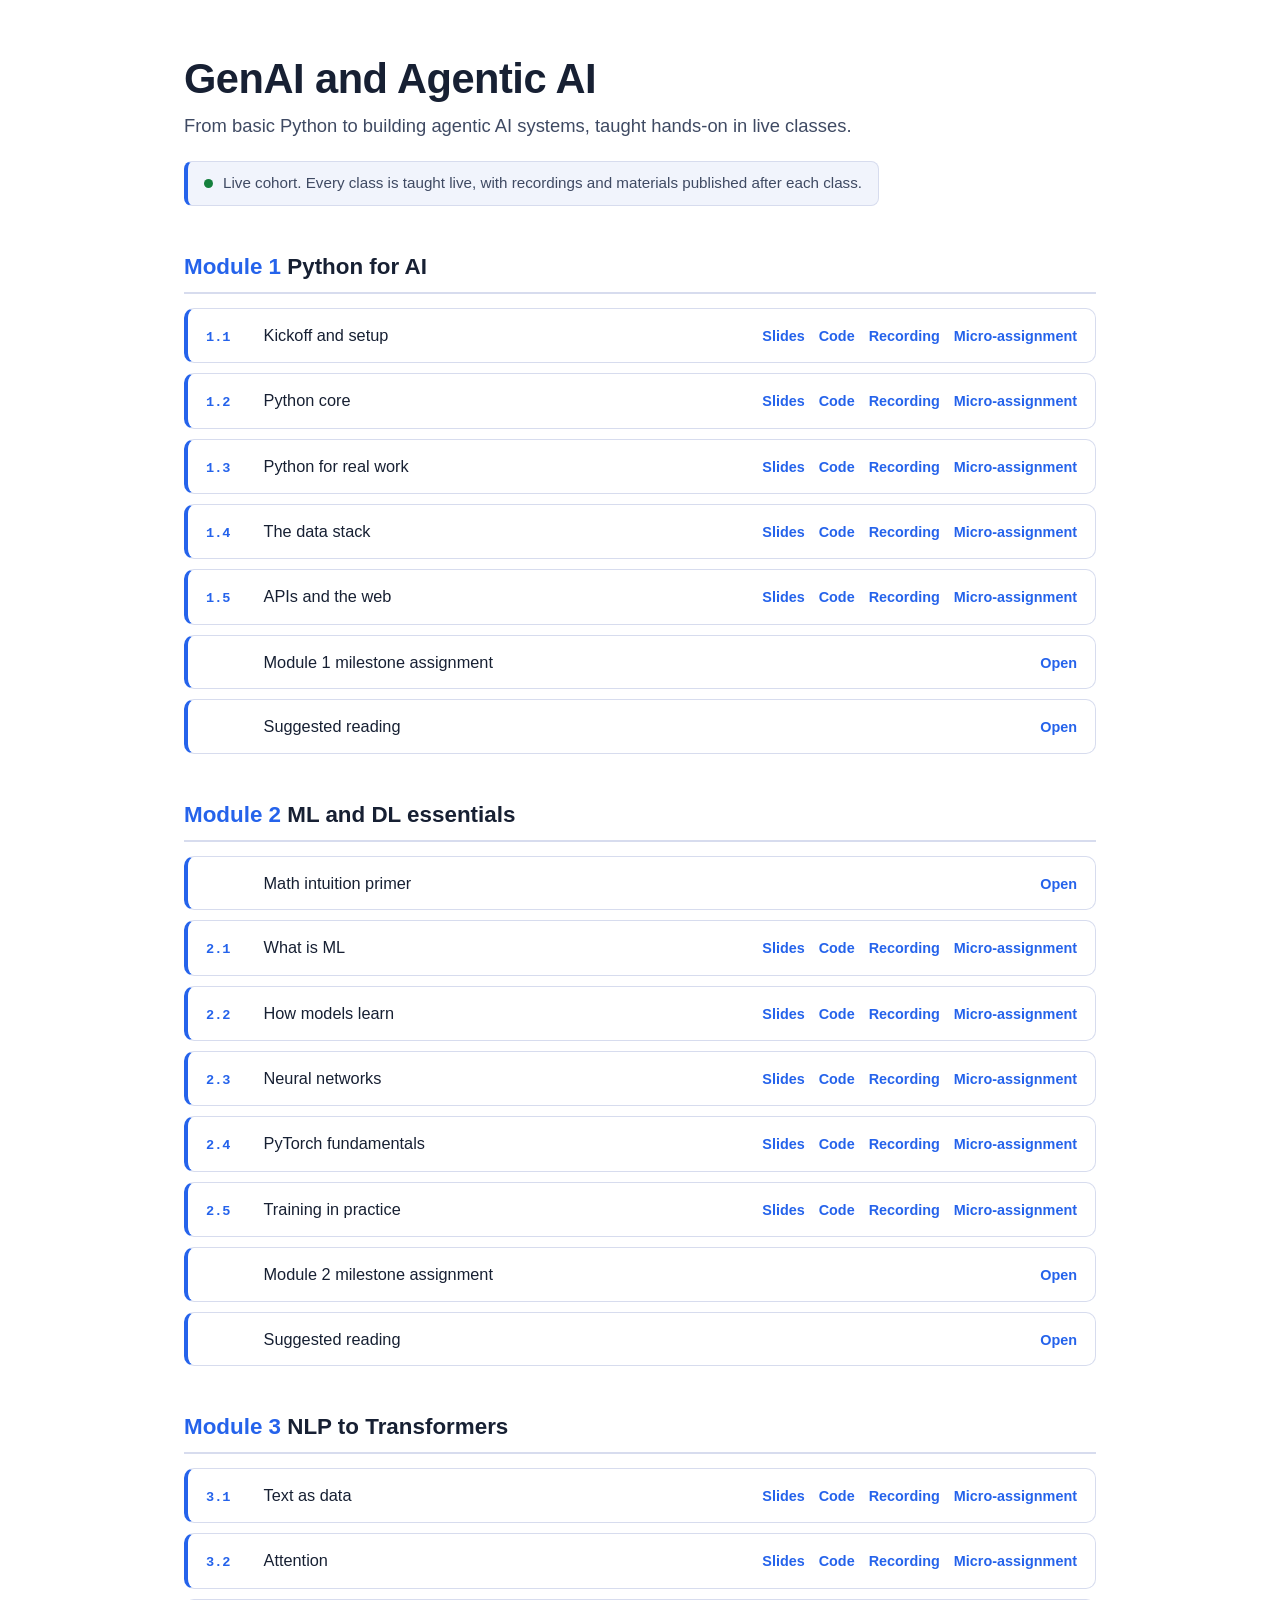
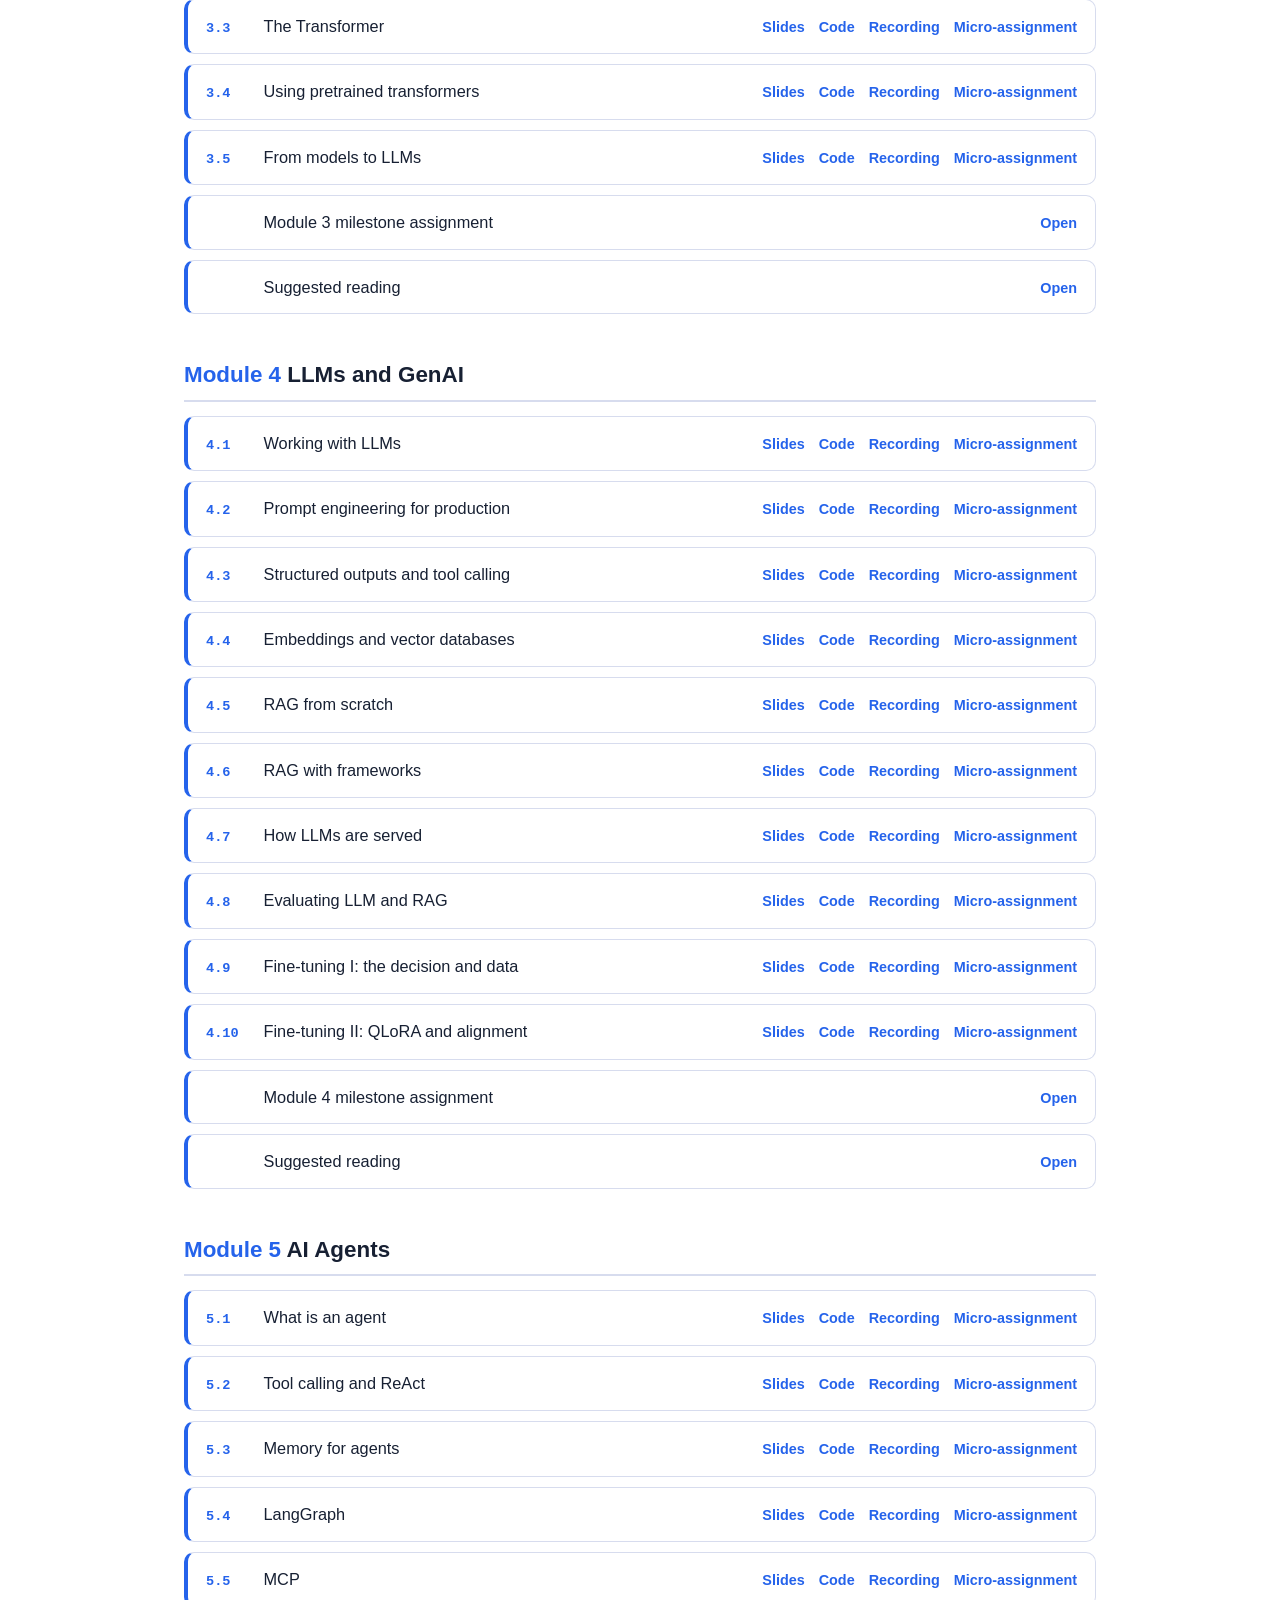
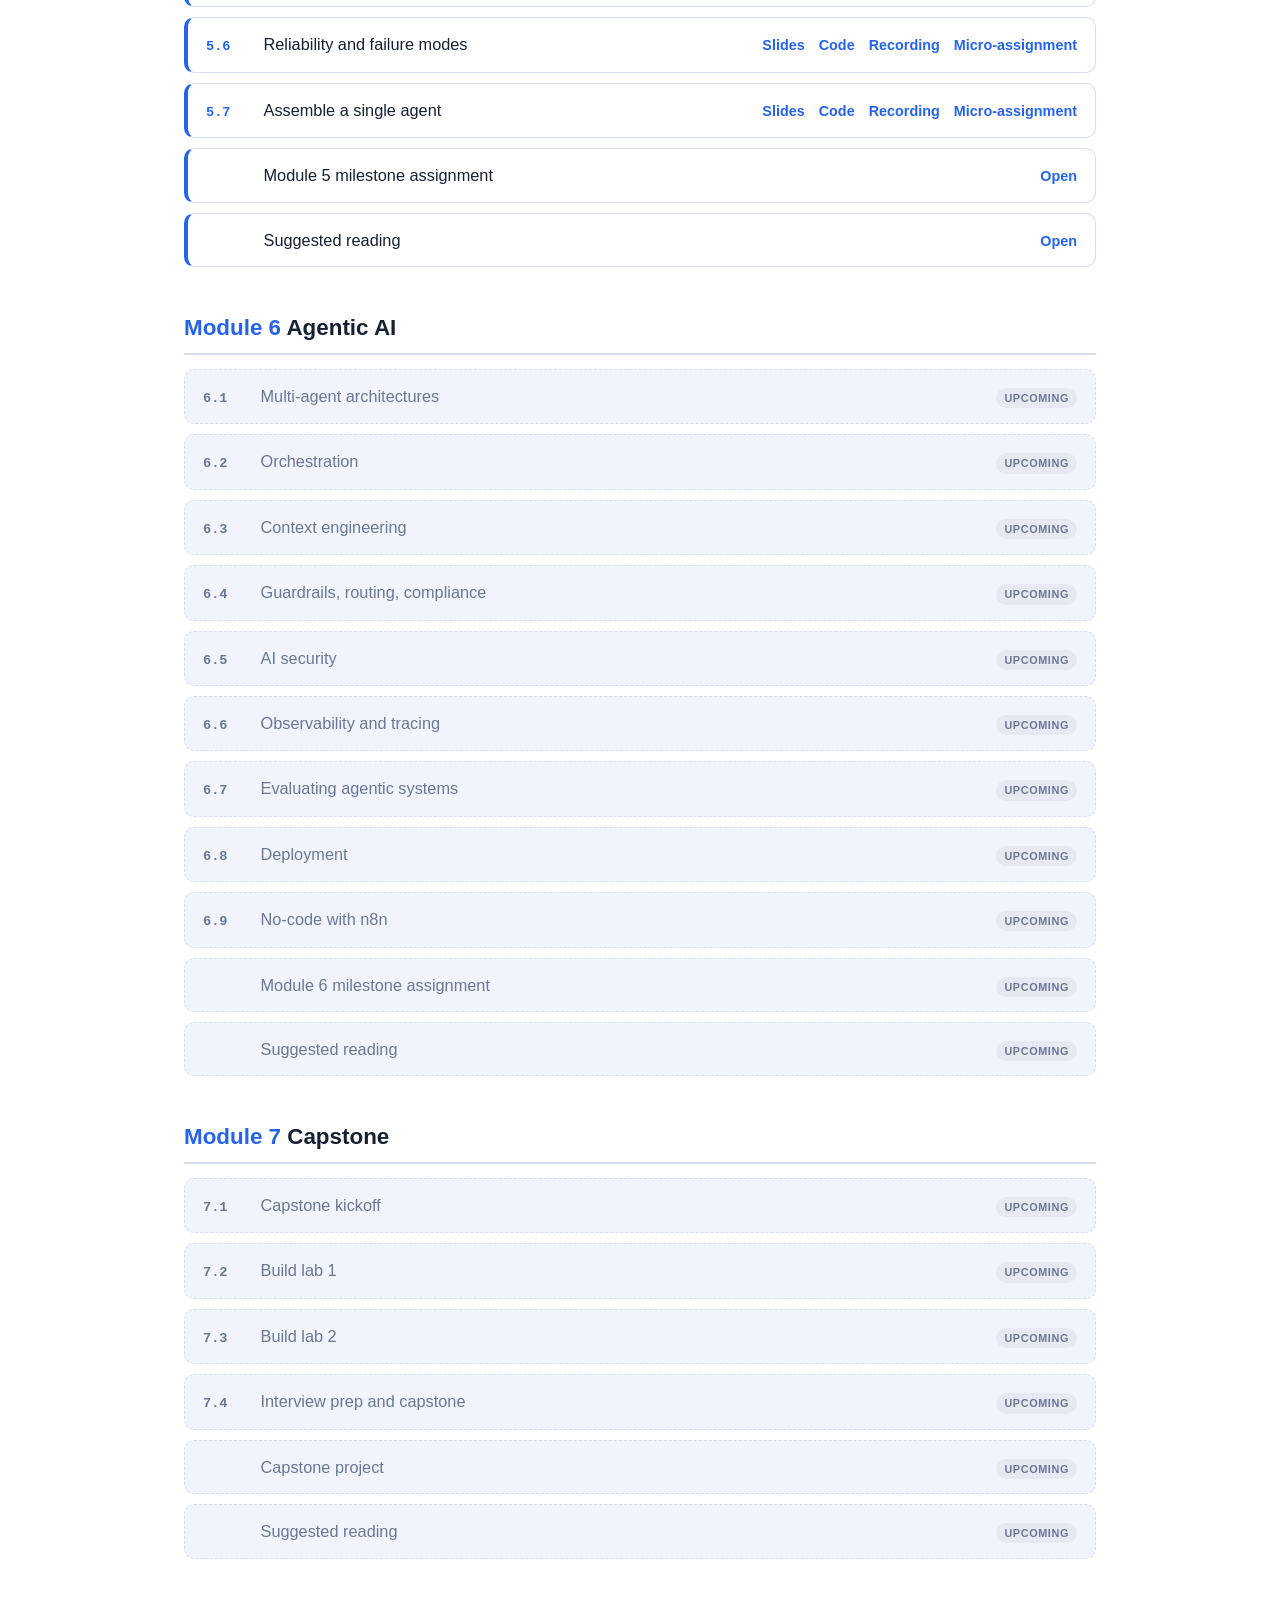
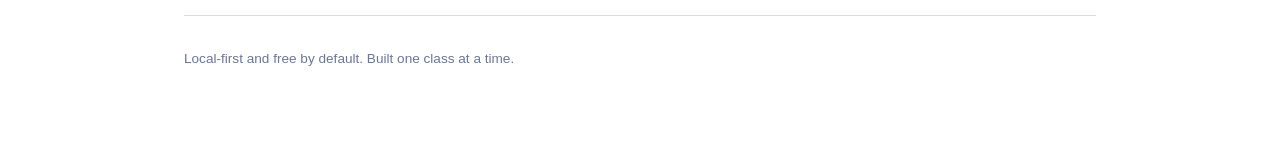
<file: logicmojo-ai-july-2026-main/logicmojo-ai-july-2026-main/index.html>
<!DOCTYPE html>
<html lang="en">
<head>
  <meta charset="utf-8">
  <meta name="viewport" content="width=device-width, initial-scale=1.0">
  <title>GenAI and Agentic AI</title>
  <!-- Generated by tools/build_site.py from tools/manifest.json. Do not hand-edit. -->
  <link rel="stylesheet" href="assets/theme.css">
  <link rel="stylesheet" href="assets/site.css">
</head>
<body>
  <div class="wrap">
    <header class="site-header">
      <h1>GenAI and Agentic AI</h1>
      <p class="subtitle">From basic Python to building agentic AI systems, taught hands-on in live classes.</p>
      <!-- Cohort banner. Toggle course.cohort_status (live | ended) in tools/manifest.json to switch text and styling. -->
      <div class="banner live"><span class="dot"></span>Live cohort. Every class is taught live, with recordings and materials published after each class.</div>
    </header>

  <section class="section">
    <h2><span class="module-num">Module 1</span> Python for AI</h2>
    <div class="rows">
      <div class="row available">
        <span class="num">1.1</span>
        <span class="title">Kickoff and setup</span>
        <span class="links"><a href="modules/module-1-python-for-ai/01-kickoff-and-setup/slides.html">Slides</a><a href="https://github.com/skarma91/logicmojo-ai-july-2026/tree/main/modules/module-1-python-for-ai/01-kickoff-and-setup/code">Code</a><a href="https://drive.google.com/file/d/1cruag0wQNVqXL4TgUrjgRhFa_v3KK4TD/view?usp=drive_link">Recording</a><a href="https://github.com/skarma91/logicmojo-ai-july-2026/tree/main/modules/module-1-python-for-ai/01-kickoff-and-setup/micro-assignment">Micro-assignment</a></span>
      </div>
      <div class="row available">
        <span class="num">1.2</span>
        <span class="title">Python core</span>
        <span class="links"><a href="modules/module-1-python-for-ai/02-python-core/slides.html">Slides</a><a href="https://github.com/skarma91/logicmojo-ai-july-2026/tree/main/modules/module-1-python-for-ai/02-python-core/code">Code</a><a href="https://drive.google.com/file/d/1dQ4wHqMKl1nytzlSZ8JX5tSvGDNBwd4N/view?usp=drive_link">Recording</a><a href="https://github.com/skarma91/logicmojo-ai-july-2026/tree/main/modules/module-1-python-for-ai/02-python-core/micro-assignment">Micro-assignment</a></span>
      </div>
      <div class="row available">
        <span class="num">1.3</span>
        <span class="title">Python for real work</span>
        <span class="links"><a href="modules/module-1-python-for-ai/03-python-for-real-work/slides.html">Slides</a><a href="https://github.com/skarma91/logicmojo-ai-july-2026/tree/main/modules/module-1-python-for-ai/03-python-for-real-work/code">Code</a><a href="https://drive.google.com/file/d/1nF6J8dWHSZPoTcu8iBKqUaK11O1fZ66L/view?usp=drive_link">Recording</a><a href="https://github.com/skarma91/logicmojo-ai-july-2026/tree/main/modules/module-1-python-for-ai/03-python-for-real-work/micro-assignment">Micro-assignment</a></span>
      </div>
      <div class="row available">
        <span class="num">1.4</span>
        <span class="title">The data stack</span>
        <span class="links"><a href="modules/module-1-python-for-ai/04-the-data-stack/slides.html">Slides</a><a href="https://github.com/skarma91/logicmojo-ai-july-2026/tree/main/modules/module-1-python-for-ai/04-the-data-stack/code">Code</a><a href="https://drive.google.com/file/d/1_i3JAskuIMNmYWq4VAzhvIdZsJXlKvTN/view?usp=drive_link">Recording</a><a href="https://github.com/skarma91/logicmojo-ai-july-2026/tree/main/modules/module-1-python-for-ai/04-the-data-stack/micro-assignment">Micro-assignment</a></span>
      </div>
      <div class="row available">
        <span class="num">1.5</span>
        <span class="title">APIs and the web</span>
        <span class="links"><a href="modules/module-1-python-for-ai/05-apis-and-the-web/slides.html">Slides</a><a href="https://github.com/skarma91/logicmojo-ai-july-2026/tree/main/modules/module-1-python-for-ai/05-apis-and-the-web/code">Code</a><a href="https://drive.google.com/file/d/1N9HfsXgNfV2QZaEI8m4_GkgZPxqM5csj/view?usp=drive_link">Recording</a><a href="https://github.com/skarma91/logicmojo-ai-july-2026/tree/main/modules/module-1-python-for-ai/05-apis-and-the-web/micro-assignment">Micro-assignment</a></span>
      </div>
      <div class="row available">
        <span class="num"></span>
        <span class="title">Module 1 milestone assignment</span>
        <span class="links"><a href="https://github.com/skarma91/logicmojo-ai-july-2026/tree/main/modules/module-1-python-for-ai/milestone-assignment">Open</a></span>
      </div>
      <div class="row available">
        <span class="num"></span>
        <span class="title">Suggested reading</span>
        <span class="links"><a href="modules/module-1-python-for-ai/suggested_reading_list/">Open</a></span>
      </div>
    </div>
  </section>

  <section class="section">
    <h2><span class="module-num">Module 2</span> ML and DL essentials</h2>
    <div class="rows">
      <div class="row available">
        <span class="num"></span>
        <span class="title">Math intuition primer</span>
        <span class="links"><a href="modules/module-2-ml-dl-essentials/00-math-intuition-primer/">Open</a></span>
      </div>
      <div class="row available">
        <span class="num">2.1</span>
        <span class="title">What is ML</span>
        <span class="links"><a href="modules/module-2-ml-dl-essentials/01-what-is-ml/slides.html">Slides</a><a href="https://github.com/skarma91/logicmojo-ai-july-2026/tree/main/modules/module-2-ml-dl-essentials/01-what-is-ml/code">Code</a><a href="https://drive.google.com/file/d/18gw0ghvhaZXGaep3L8od4R7u4gH7sxHF/view?usp=drive_link">Recording</a><a href="https://github.com/skarma91/logicmojo-ai-july-2026/tree/main/modules/module-2-ml-dl-essentials/01-what-is-ml/micro-assignment">Micro-assignment</a></span>
      </div>
      <div class="row available">
        <span class="num">2.2</span>
        <span class="title">How models learn</span>
        <span class="links"><a href="modules/module-2-ml-dl-essentials/02-how-models-learn/slides.html">Slides</a><a href="https://github.com/skarma91/logicmojo-ai-july-2026/tree/main/modules/module-2-ml-dl-essentials/02-how-models-learn/code">Code</a><a href="https://drive.google.com/file/d/1GlLHz0MBbl-oZqljd9kb7il8zWO7oaJE/view?usp=drive_link">Recording</a><a href="https://github.com/skarma91/logicmojo-ai-july-2026/tree/main/modules/module-2-ml-dl-essentials/02-how-models-learn/micro-assignment">Micro-assignment</a></span>
      </div>
      <div class="row available">
        <span class="num">2.3</span>
        <span class="title">Neural networks</span>
        <span class="links"><a href="modules/module-2-ml-dl-essentials/03-neural-networks/slides.html">Slides</a><a href="https://github.com/skarma91/logicmojo-ai-july-2026/tree/main/modules/module-2-ml-dl-essentials/03-neural-networks/code">Code</a><a href="https://drive.google.com/file/d/15Hpm-gmmCy6gp0u3PzJuKNwaoxJUs8gI/view?usp=drive_link">Recording</a><a href="https://github.com/skarma91/logicmojo-ai-july-2026/tree/main/modules/module-2-ml-dl-essentials/03-neural-networks/micro-assignment">Micro-assignment</a></span>
      </div>
      <div class="row available">
        <span class="num">2.4</span>
        <span class="title">PyTorch fundamentals</span>
        <span class="links"><a href="modules/module-2-ml-dl-essentials/04-pytorch-fundamentals/slides.html">Slides</a><a href="https://github.com/skarma91/logicmojo-ai-july-2026/tree/main/modules/module-2-ml-dl-essentials/04-pytorch-fundamentals/code">Code</a><a href="https://drive.google.com/file/d/1IZ1NrMtW82NnFLxxqDKNCRf3Zkzv1tTG/view?usp=drive_link">Recording</a><a href="https://github.com/skarma91/logicmojo-ai-july-2026/tree/main/modules/module-2-ml-dl-essentials/04-pytorch-fundamentals/micro-assignment">Micro-assignment</a></span>
      </div>
      <div class="row available">
        <span class="num">2.5</span>
        <span class="title">Training in practice</span>
        <span class="links"><a href="modules/module-2-ml-dl-essentials/05-training-in-practice/slides.html">Slides</a><a href="https://github.com/skarma91/logicmojo-ai-july-2026/tree/main/modules/module-2-ml-dl-essentials/05-training-in-practice/code">Code</a><a href="https://drive.google.com/file/d/1aURPURUKWZWJ96sz3m-xRv4tXS3_viHx/view?usp=drive_link">Recording</a><a href="https://github.com/skarma91/logicmojo-ai-july-2026/tree/main/modules/module-2-ml-dl-essentials/05-training-in-practice/micro-assignment">Micro-assignment</a></span>
      </div>
      <div class="row available">
        <span class="num"></span>
        <span class="title">Module 2 milestone assignment</span>
        <span class="links"><a href="https://github.com/skarma91/logicmojo-ai-july-2026/tree/main/modules/module-2-ml-dl-essentials/milestone-assignment">Open</a></span>
      </div>
      <div class="row available">
        <span class="num"></span>
        <span class="title">Suggested reading</span>
        <span class="links"><a href="modules/module-2-ml-dl-essentials/suggested_reading_list/">Open</a></span>
      </div>
    </div>
  </section>

  <section class="section">
    <h2><span class="module-num">Module 3</span> NLP to Transformers</h2>
    <div class="rows">
      <div class="row available">
        <span class="num">3.1</span>
        <span class="title">Text as data</span>
        <span class="links"><a href="modules/module-3-nlp-to-transformers/01-text-as-data/slides.html">Slides</a><a href="https://github.com/skarma91/logicmojo-ai-july-2026/tree/main/modules/module-3-nlp-to-transformers/01-text-as-data/code">Code</a><a href="https://drive.google.com/file/d/17aFCj_LdlRoU3pq-IZ9gldw5-Z3iHrWs/view?usp=drive_link">Recording</a><a href="https://github.com/skarma91/logicmojo-ai-july-2026/tree/main/modules/module-3-nlp-to-transformers/01-text-as-data/micro-assignment">Micro-assignment</a></span>
      </div>
      <div class="row available">
        <span class="num">3.2</span>
        <span class="title">Attention</span>
        <span class="links"><a href="modules/module-3-nlp-to-transformers/02-attention/slides.html">Slides</a><a href="https://github.com/skarma91/logicmojo-ai-july-2026/tree/main/modules/module-3-nlp-to-transformers/02-attention/code">Code</a><a href="https://drive.google.com/file/d/1tbtQxO_u52MwO_Yr88SOLM1TgsJhZeJJ/view?usp=drive_link">Recording</a><a href="https://github.com/skarma91/logicmojo-ai-july-2026/tree/main/modules/module-3-nlp-to-transformers/02-attention/micro-assignment">Micro-assignment</a></span>
      </div>
      <div class="row available">
        <span class="num">3.3</span>
        <span class="title">The Transformer</span>
        <span class="links"><a href="modules/module-3-nlp-to-transformers/03-the-transformer/slides.html">Slides</a><a href="https://github.com/skarma91/logicmojo-ai-july-2026/tree/main/modules/module-3-nlp-to-transformers/03-the-transformer/code">Code</a><a href="https://drive.google.com/drive/folders/1Wn7j_gXeanJqQCBcGmr-lAh_2wsma3RW?usp=drive_link">Recording</a><a href="https://github.com/skarma91/logicmojo-ai-july-2026/tree/main/modules/module-3-nlp-to-transformers/03-the-transformer/micro-assignment">Micro-assignment</a></span>
      </div>
      <div class="row available">
        <span class="num">3.4</span>
        <span class="title">Using pretrained transformers</span>
        <span class="links"><a href="modules/module-3-nlp-to-transformers/04-pretrained-transformers/slides.html">Slides</a><a href="https://github.com/skarma91/logicmojo-ai-july-2026/tree/main/modules/module-3-nlp-to-transformers/04-pretrained-transformers/code">Code</a><a href="https://drive.google.com/file/d/1J7KkqlmobMpnJIab31yNflTs17wEqCRD/view?usp=drive_link">Recording</a><a href="https://github.com/skarma91/logicmojo-ai-july-2026/tree/main/modules/module-3-nlp-to-transformers/04-pretrained-transformers/micro-assignment">Micro-assignment</a></span>
      </div>
      <div class="row available">
        <span class="num">3.5</span>
        <span class="title">From models to LLMs</span>
        <span class="links"><a href="modules/module-3-nlp-to-transformers/05-from-models-to-llms/slides.html">Slides</a><a href="https://github.com/skarma91/logicmojo-ai-july-2026/tree/main/modules/module-3-nlp-to-transformers/05-from-models-to-llms/code">Code</a><a href="https://drive.google.com/file/d/1mIx-gh2ff-poNUZ3ASxPxY6akTmncrhb/view?usp=drive_link">Recording</a><a href="https://github.com/skarma91/logicmojo-ai-july-2026/tree/main/modules/module-3-nlp-to-transformers/05-from-models-to-llms/micro-assignment">Micro-assignment</a></span>
      </div>
      <div class="row available">
        <span class="num"></span>
        <span class="title">Module 3 milestone assignment</span>
        <span class="links"><a href="https://github.com/skarma91/logicmojo-ai-july-2026/tree/main/modules/module-3-nlp-to-transformers/milestone-assignment">Open</a></span>
      </div>
      <div class="row available">
        <span class="num"></span>
        <span class="title">Suggested reading</span>
        <span class="links"><a href="modules/module-3-nlp-to-transformers/suggested_reading_list/">Open</a></span>
      </div>
    </div>
  </section>

  <section class="section">
    <h2><span class="module-num">Module 4</span> LLMs and GenAI</h2>
    <div class="rows">
      <div class="row available">
        <span class="num">4.1</span>
        <span class="title">Working with LLMs</span>
        <span class="links"><a href="modules/module-4-llms-genai/01-working-with-llms/slides.html">Slides</a><a href="https://github.com/skarma91/logicmojo-ai-july-2026/tree/main/modules/module-4-llms-genai/01-working-with-llms/code">Code</a><a href="https://drive.google.com/file/d/1R-UUJ0VDhFdyQYR153KsCr_VFYJhnRJ2/view?usp=drive_link">Recording</a><a href="https://github.com/skarma91/logicmojo-ai-july-2026/tree/main/modules/module-4-llms-genai/01-working-with-llms/micro-assignment">Micro-assignment</a></span>
      </div>
      <div class="row available">
        <span class="num">4.2</span>
        <span class="title">Prompt engineering for production</span>
        <span class="links"><a href="modules/module-4-llms-genai/02-prompt-engineering/slides.html">Slides</a><a href="https://github.com/skarma91/logicmojo-ai-july-2026/tree/main/modules/module-4-llms-genai/02-prompt-engineering/code">Code</a><a href="https://drive.google.com/file/d/1VYv8MZtAS6HeJXQoW9vhkQsaLKfSUbbR/view?usp=drive_link">Recording</a><a href="https://github.com/skarma91/logicmojo-ai-july-2026/tree/main/modules/module-4-llms-genai/02-prompt-engineering/micro-assignment">Micro-assignment</a></span>
      </div>
      <div class="row available">
        <span class="num">4.3</span>
        <span class="title">Structured outputs and tool calling</span>
        <span class="links"><a href="modules/module-4-llms-genai/03-structured-outputs-and-tool-calling/slides.html">Slides</a><a href="https://github.com/skarma91/logicmojo-ai-july-2026/tree/main/modules/module-4-llms-genai/03-structured-outputs-and-tool-calling/code">Code</a><a href="https://drive.google.com/file/d/1LA6HHfRULq0_tIj-YKw6PnP1fLXNSXUO/view?usp=drive_link">Recording</a><a href="https://github.com/skarma91/logicmojo-ai-july-2026/tree/main/modules/module-4-llms-genai/03-structured-outputs-and-tool-calling/micro-assignment">Micro-assignment</a></span>
      </div>
      <div class="row available">
        <span class="num">4.4</span>
        <span class="title">Embeddings and vector databases</span>
        <span class="links"><a href="modules/module-4-llms-genai/04-embeddings-and-vector-databases/slides.html">Slides</a><a href="https://github.com/skarma91/logicmojo-ai-july-2026/tree/main/modules/module-4-llms-genai/04-embeddings-and-vector-databases/code">Code</a><a href="https://drive.google.com/file/d/1h20kWj2D09Fc9nHqDDrFEqOWMYLDYs4T/view?usp=drive_link">Recording</a><a href="https://github.com/skarma91/logicmojo-ai-july-2026/tree/main/modules/module-4-llms-genai/04-embeddings-and-vector-databases/micro-assignment">Micro-assignment</a></span>
      </div>
      <div class="row available">
        <span class="num">4.5</span>
        <span class="title">RAG from scratch</span>
        <span class="links"><a href="modules/module-4-llms-genai/05-rag-from-scratch/slides.html">Slides</a><a href="https://github.com/skarma91/logicmojo-ai-july-2026/tree/main/modules/module-4-llms-genai/05-rag-from-scratch/code">Code</a><a href="https://drive.google.com/drive/folders/1_bIhGb3iZq7EuX2QRoHpQFWJMxeOJpg3?usp=drive_link">Recording</a><a href="https://github.com/skarma91/logicmojo-ai-july-2026/tree/main/modules/module-4-llms-genai/05-rag-from-scratch/micro-assignment">Micro-assignment</a></span>
      </div>
      <div class="row available">
        <span class="num">4.6</span>
        <span class="title">RAG with frameworks</span>
        <span class="links"><a href="modules/module-4-llms-genai/06-rag-with-frameworks/slides.html">Slides</a><a href="https://github.com/skarma91/logicmojo-ai-july-2026/tree/main/modules/module-4-llms-genai/06-rag-with-frameworks/code">Code</a><a href="https://drive.google.com/file/d/1ELOciSp4r5W_eSSnhNjNJb4O_usQtsWA/view?usp=drive_link">Recording</a><a href="https://github.com/skarma91/logicmojo-ai-july-2026/tree/main/modules/module-4-llms-genai/06-rag-with-frameworks/micro-assignment">Micro-assignment</a></span>
      </div>
      <div class="row available">
        <span class="num">4.7</span>
        <span class="title">How LLMs are served</span>
        <span class="links"><a href="modules/module-4-llms-genai/07-how-llms-are-served/slides.html">Slides</a><a href="https://github.com/skarma91/logicmojo-ai-july-2026/tree/main/modules/module-4-llms-genai/07-how-llms-are-served/code">Code</a><a href="https://drive.google.com/file/d/1gPPbAaqP3a7NyTf1uznLzuyIm05wD5Bk/view?usp=drive_link">Recording</a><a href="https://github.com/skarma91/logicmojo-ai-july-2026/tree/main/modules/module-4-llms-genai/07-how-llms-are-served/micro-assignment">Micro-assignment</a></span>
      </div>
      <div class="row available">
        <span class="num">4.8</span>
        <span class="title">Evaluating LLM and RAG</span>
        <span class="links"><a href="modules/module-4-llms-genai/08-evaluating-llm-and-rag/slides.html">Slides</a><a href="https://github.com/skarma91/logicmojo-ai-july-2026/tree/main/modules/module-4-llms-genai/08-evaluating-llm-and-rag/code">Code</a><a href="https://drive.google.com/file/d/1820yWzeQQt8WUueheNPFTz9Z8cv7tAag/view?usp=drive_link">Recording</a><a href="https://github.com/skarma91/logicmojo-ai-july-2026/tree/main/modules/module-4-llms-genai/08-evaluating-llm-and-rag/micro-assignment">Micro-assignment</a></span>
      </div>
      <div class="row available">
        <span class="num">4.9</span>
        <span class="title">Fine-tuning I: the decision and data</span>
        <span class="links"><a href="modules/module-4-llms-genai/09-fine-tuning-decision-and-data/slides.html">Slides</a><a href="https://github.com/skarma91/logicmojo-ai-july-2026/tree/main/modules/module-4-llms-genai/09-fine-tuning-decision-and-data/code">Code</a><a href="https://drive.google.com/file/d/1opjxFK6OwSSSjtu0kAT5OIBCUjrAtz0F/view?usp=drive_link">Recording</a><a href="https://github.com/skarma91/logicmojo-ai-july-2026/tree/main/modules/module-4-llms-genai/09-fine-tuning-decision-and-data/micro-assignment">Micro-assignment</a></span>
      </div>
      <div class="row available">
        <span class="num">4.10</span>
        <span class="title">Fine-tuning II: QLoRA and alignment</span>
        <span class="links"><a href="modules/module-4-llms-genai/10-fine-tuning-qlora-and-alignment/slides.html">Slides</a><a href="https://github.com/skarma91/logicmojo-ai-july-2026/tree/main/modules/module-4-llms-genai/10-fine-tuning-qlora-and-alignment/code">Code</a><a href="https://drive.google.com/file/d/1YluDIHeqN3UBH81JZCVVKKv9iMUucLeu/view?usp=drive_link">Recording</a><a href="https://github.com/skarma91/logicmojo-ai-july-2026/tree/main/modules/module-4-llms-genai/10-fine-tuning-qlora-and-alignment/micro-assignment">Micro-assignment</a></span>
      </div>
      <div class="row available">
        <span class="num"></span>
        <span class="title">Module 4 milestone assignment</span>
        <span class="links"><a href="https://github.com/skarma91/logicmojo-ai-july-2026/tree/main/modules/module-4-llms-genai/milestone-assignment">Open</a></span>
      </div>
      <div class="row available">
        <span class="num"></span>
        <span class="title">Suggested reading</span>
        <span class="links"><a href="modules/module-4-llms-genai/suggested_reading_list/">Open</a></span>
      </div>
    </div>
  </section>

  <section class="section">
    <h2><span class="module-num">Module 5</span> AI Agents</h2>
    <div class="rows">
      <div class="row available">
        <span class="num">5.1</span>
        <span class="title">What is an agent</span>
        <span class="links"><a href="modules/module-5-ai-agents/01-what-is-an-agent/slides.html">Slides</a><a href="https://github.com/skarma91/logicmojo-ai-july-2026/tree/main/modules/module-5-ai-agents/01-what-is-an-agent/code">Code</a><a href="https://drive.google.com/file/d/1T4PBMpKtVAPx8Y1zAviw-eYsx2EaqfRp/view?usp=drive_link">Recording</a><a href="https://github.com/skarma91/logicmojo-ai-july-2026/tree/main/modules/module-5-ai-agents/01-what-is-an-agent/micro-assignment">Micro-assignment</a></span>
      </div>
      <div class="row available">
        <span class="num">5.2</span>
        <span class="title">Tool calling and ReAct</span>
        <span class="links"><a href="modules/module-5-ai-agents/02-tool-calling-and-react/slides.html">Slides</a><a href="https://github.com/skarma91/logicmojo-ai-july-2026/tree/main/modules/module-5-ai-agents/02-tool-calling-and-react/code">Code</a><a href="https://drive.google.com/file/d/1T4PBMpKtVAPx8Y1zAviw-eYsx2EaqfRp/view?usp=drive_link">Recording</a><a href="https://github.com/skarma91/logicmojo-ai-july-2026/tree/main/modules/module-5-ai-agents/02-tool-calling-and-react/micro-assignment">Micro-assignment</a></span>
      </div>
      <div class="row available">
        <span class="num">5.3</span>
        <span class="title">Memory for agents</span>
        <span class="links"><a href="modules/module-5-ai-agents/03-memory-for-agents/slides.html">Slides</a><a href="https://github.com/skarma91/logicmojo-ai-july-2026/tree/main/modules/module-5-ai-agents/03-memory-for-agents/code">Code</a><a href="https://drive.google.com/file/d/1DwzHBjlZ1ZE7c4AjF525NEwObXA4fwMB/view?usp=drive_link">Recording</a><a href="https://github.com/skarma91/logicmojo-ai-july-2026/tree/main/modules/module-5-ai-agents/03-memory-for-agents/micro-assignment">Micro-assignment</a></span>
      </div>
      <div class="row available">
        <span class="num">5.4</span>
        <span class="title">LangGraph</span>
        <span class="links"><a href="modules/module-5-ai-agents/04-langgraph/slides.html">Slides</a><a href="https://github.com/skarma91/logicmojo-ai-july-2026/tree/main/modules/module-5-ai-agents/04-langgraph/code">Code</a><a href="https://drive.google.com/file/d/1DwzHBjlZ1ZE7c4AjF525NEwObXA4fwMB/view?usp=drive_link">Recording</a><a href="https://github.com/skarma91/logicmojo-ai-july-2026/tree/main/modules/module-5-ai-agents/04-langgraph/micro-assignment">Micro-assignment</a></span>
      </div>
      <div class="row available">
        <span class="num">5.5</span>
        <span class="title">MCP</span>
        <span class="links"><a href="modules/module-5-ai-agents/05-mcp/slides.html">Slides</a><a href="https://github.com/skarma91/logicmojo-ai-july-2026/tree/main/modules/module-5-ai-agents/05-mcp/code">Code</a><a href="https://drive.google.com/file/d/1NHXBoS62W4bykUNZWZwAc67IzTbNtwrk/view?usp=drive_link">Recording</a><a href="https://github.com/skarma91/logicmojo-ai-july-2026/tree/main/modules/module-5-ai-agents/05-mcp/micro-assignment">Micro-assignment</a></span>
      </div>
      <div class="row available">
        <span class="num">5.6</span>
        <span class="title">Reliability and failure modes</span>
        <span class="links"><a href="modules/module-5-ai-agents/06-reliability-and-failure-modes/slides.html">Slides</a><a href="https://github.com/skarma91/logicmojo-ai-july-2026/tree/main/modules/module-5-ai-agents/06-reliability-and-failure-modes/code">Code</a><a href="https://drive.google.com/file/d/1ceOLN6rUrhcKzRUjChBQLcXnKnjzV3JO/view?usp=drive_link">Recording</a><a href="https://github.com/skarma91/logicmojo-ai-july-2026/tree/main/modules/module-5-ai-agents/06-reliability-and-failure-modes/micro-assignment">Micro-assignment</a></span>
      </div>
      <div class="row available">
        <span class="num">5.7</span>
        <span class="title">Assemble a single agent</span>
        <span class="links"><a href="modules/module-5-ai-agents/07-assemble-single-agent/slides.html">Slides</a><a href="https://github.com/skarma91/logicmojo-ai-july-2026/tree/main/modules/module-5-ai-agents/07-assemble-single-agent/code">Code</a><a href="https://drive.google.com/file/d/1ceOLN6rUrhcKzRUjChBQLcXnKnjzV3JO/view?usp=drive_link">Recording</a><a href="https://github.com/skarma91/logicmojo-ai-july-2026/tree/main/modules/module-5-ai-agents/07-assemble-single-agent/micro-assignment">Micro-assignment</a></span>
      </div>
      <div class="row available">
        <span class="num"></span>
        <span class="title">Module 5 milestone assignment</span>
        <span class="links"><a href="https://github.com/skarma91/logicmojo-ai-july-2026/tree/main/modules/module-5-ai-agents/milestone-assignment">Open</a></span>
      </div>
      <div class="row available">
        <span class="num"></span>
        <span class="title">Suggested reading</span>
        <span class="links"><a href="modules/module-5-ai-agents/suggested_reading_list/">Open</a></span>
      </div>
    </div>
  </section>

  <section class="section">
    <h2><span class="module-num">Module 6</span> Agentic AI</h2>
    <div class="rows">
      <div class="row upcoming">
        <span class="num">6.1</span>
        <span class="title">Multi-agent architectures</span>
        <span class="links"><span class="tag upcoming">Upcoming</span></span>
      </div>
      <div class="row upcoming">
        <span class="num">6.2</span>
        <span class="title">Orchestration</span>
        <span class="links"><span class="tag upcoming">Upcoming</span></span>
      </div>
      <div class="row upcoming">
        <span class="num">6.3</span>
        <span class="title">Context engineering</span>
        <span class="links"><span class="tag upcoming">Upcoming</span></span>
      </div>
      <div class="row upcoming">
        <span class="num">6.4</span>
        <span class="title">Guardrails, routing, compliance</span>
        <span class="links"><span class="tag upcoming">Upcoming</span></span>
      </div>
      <div class="row upcoming">
        <span class="num">6.5</span>
        <span class="title">AI security</span>
        <span class="links"><span class="tag upcoming">Upcoming</span></span>
      </div>
      <div class="row upcoming">
        <span class="num">6.6</span>
        <span class="title">Observability and tracing</span>
        <span class="links"><span class="tag upcoming">Upcoming</span></span>
      </div>
      <div class="row upcoming">
        <span class="num">6.7</span>
        <span class="title">Evaluating agentic systems</span>
        <span class="links"><span class="tag upcoming">Upcoming</span></span>
      </div>
      <div class="row upcoming">
        <span class="num">6.8</span>
        <span class="title">Deployment</span>
        <span class="links"><span class="tag upcoming">Upcoming</span></span>
      </div>
      <div class="row upcoming">
        <span class="num">6.9</span>
        <span class="title">No-code with n8n</span>
        <span class="links"><span class="tag upcoming">Upcoming</span></span>
      </div>
      <div class="row upcoming">
        <span class="num"></span>
        <span class="title">Module 6 milestone assignment</span>
        <span class="links"><span class="tag upcoming">Upcoming</span></span>
      </div>
      <div class="row upcoming">
        <span class="num"></span>
        <span class="title">Suggested reading</span>
        <span class="links"><span class="tag upcoming">Upcoming</span></span>
      </div>
    </div>
  </section>

  <section class="section">
    <h2><span class="module-num">Module 7</span> Capstone</h2>
    <div class="rows">
      <div class="row upcoming">
        <span class="num">7.1</span>
        <span class="title">Capstone kickoff</span>
        <span class="links"><span class="tag upcoming">Upcoming</span></span>
      </div>
      <div class="row upcoming">
        <span class="num">7.2</span>
        <span class="title">Build lab 1</span>
        <span class="links"><span class="tag upcoming">Upcoming</span></span>
      </div>
      <div class="row upcoming">
        <span class="num">7.3</span>
        <span class="title">Build lab 2</span>
        <span class="links"><span class="tag upcoming">Upcoming</span></span>
      </div>
      <div class="row upcoming">
        <span class="num">7.4</span>
        <span class="title">Interview prep and capstone</span>
        <span class="links"><span class="tag upcoming">Upcoming</span></span>
      </div>
      <div class="row upcoming">
        <span class="num"></span>
        <span class="title">Capstone project</span>
        <span class="links"><span class="tag upcoming">Upcoming</span></span>
      </div>
      <div class="row upcoming">
        <span class="num"></span>
        <span class="title">Suggested reading</span>
        <span class="links"><span class="tag upcoming">Upcoming</span></span>
      </div>
    </div>
  </section>

    <footer class="site-footer">
      <p>Local-first and free by default. Built one class at a time.</p>
    </footer>
  </div>
</body>
</html>
</file>
<file: logicmojo-ai-july-2026-main/logicmojo-ai-july-2026-main/assets/theme.css>
/* ==========================================================================
   Shared course theme for all Reveal.js decks
   GenAI and Agentic AI course
   ==========================================================================
   This is the single source of truth for deck styling. Every slides.html in
   the repo links to this one file, so all decks share one palette, one set of
   fonts, and one look. Do not restyle individual decks; change this file.

   How a deck uses it (from a class folder three levels below the repo root):
     <link rel="stylesheet" href="../../../assets/theme.css">
   Load it AFTER Reveal's own reset.css and reveal.css so these rules win.

   Layout model (16:9, 1280x720, center:false):
     section            slide, flex column, tinted background, full height
       h2.band          full-bleed colored title bar at the top
       .body            padded content area that fills the rest
   Content sits in white cards (.card, .why, .callout, .tool-card) on the tint
   so the slide never looks like an empty white page.
   ========================================================================== */

/* === Palette and design tokens ===========================================
   One place to change colors. High contrast for projector legibility. */
:root {
  --c-ink: #172033;         /* primary text: dark navy-slate */
  --c-ink-soft: #3f4a63;    /* secondary text */
  --c-muted: #6b7793;       /* captions, notes */
  --c-accent: #2563eb;      /* primary accent: blue */
  --c-accent-dark: #1d4ed8; /* accent emphasis */
  --c-band-start: #1e3a8a;  /* band / hero start: navy */
  --c-band-end: #3730a3;    /* band / hero end: deep indigo */
  --c-line: #d7dcee;        /* hairlines and borders */

  --c-stage: #e5e9f5;       /* deck backdrop, around slides */
  --c-slide: #eef1fb;       /* slide background tint (not pure white) */
  --c-card: #ffffff;        /* cards / panels */
  --c-surface: #f1f4fc;     /* soft panel fill */

  --c-code-bg: #0f172a;     /* code block background: dark slate */
  --c-code-fg: #e8eefb;     /* code text on dark */
  --c-good: #15803d;        /* positive / success */
  --c-warn: #b45309;        /* caution / intentional error */

  /* Band gradient (title bars, hero): navy to indigo */
  --grad-band: linear-gradient(100deg, var(--c-band-start) 0%, var(--c-band-end) 100%);

  /* Font stacks. System fonts only, so decks render the same offline. */
  --font-body: "Segoe UI", -apple-system, BlinkMacSystemFont, Roboto, Helvetica, Arial, sans-serif;
  --font-mono: "SFMono-Regular", "JetBrains Mono", "Fira Code", Consolas, "Liberation Mono", Menlo, monospace;
}

/* === Reveal core variables (Reveal 5 reads these) ========================= */
.reveal-viewport {
  background: var(--c-stage);
}

.reveal {
  --r-background-color: var(--c-slide);
  --r-main-font: var(--font-body);
  --r-main-font-size: 31px;
  --r-main-color: var(--c-ink);
  --r-heading-font: var(--font-body);
  --r-heading-color: var(--c-ink);
  --r-heading-margin: 0 0 18px 0;
  --r-heading-text-transform: none;
  --r-heading-font-weight: 800;
  --r-heading1-size: 3.0em;
  --r-heading2-size: 1.55em;
  --r-heading3-size: 1.15em;
  --r-code-font: var(--font-mono);
  --r-link-color: var(--c-accent);
  --r-link-color-hover: var(--c-accent-dark);
  --r-link-color-dark: var(--c-accent-dark);
  --r-selection-background-color: rgba(37, 99, 235, 0.25);
  font-weight: 400;
  letter-spacing: 0.1px;
}

.reveal .slides { text-align: left; height: 100%; }

/* === Slide shell: title band + body ======================================= */
/* Reveal toggles each slide's `display` with an inline style, which beats a
   normal stylesheet rule. So we flex-lay-out only the visible (.present) slide
   with !important; hidden slides keep Reveal's inline display:none. min-height
   pins the logical slide height (720) so flex vertical centering has room. */
.reveal .slides section {
  box-sizing: border-box;
  min-height: 720px;
  padding: 0;
  flex-direction: column;
  overflow: hidden;
}
.reveal .slides > section.present {
  display: flex !important;
}

/* Full-bleed colored title band */
.reveal section > h2 {
  flex: none;
  margin: 0;
  padding: 24px 44px;
  background: var(--grad-band);
  color: #fff;
  font-size: var(--r-heading2-size);
  font-weight: 800;
  line-height: 1.12;
  box-shadow: 0 4px 18px rgba(23, 32, 51, 0.18);
}
.reveal section > h2 .eyebrow {
  display: block;
  font-size: 0.44em;
  font-weight: 700;
  letter-spacing: 1.6px;
  text-transform: uppercase;
  color: rgba(255, 255, 255, 0.82);
  margin-bottom: 6px;
}

/* Padded content region that fills the remaining height. Content is centered
   in the frame by default so a slide uses the whole page instead of clinging to
   the top and leaving the lower half blank. Add class "top" to anchor high on
   the rare slide that needs it. */
.reveal .body {
  flex: 1;
  min-height: 0;
  padding: 34px 48px 40px;
  display: flex;
  flex-direction: column;
  justify-content: center;
  gap: 24px;
}
.reveal .body.top { justify-content: flex-start; }
.reveal .body.center { justify-content: center; }
/* A lone figure as the main content grows to fill the frame instead of sitting
   small in the middle. Slides that want this pair a figure-wrap directly in body. */
.reveal .body > .figure-wrap { flex: 1 1 auto; min-height: 0; }

/* Intro line under a band, before bullets or cards */
.reveal .body .stmt {
  font-size: 1.12em;
  color: var(--c-ink);
  font-weight: 400;   /* normal: a lead line is larger, not bold; bold is reserved for <strong> highlights */
  margin: 0;
}

/* === Lists and bullets ==================================================== */
.reveal .body ul { list-style: none; margin: 0; padding: 0; }
.reveal .body ul li {
  position: relative;
  padding-left: 1.5em;
  margin: 0.62em 0;
  line-height: 1.45;
  font-size: 1.07em;
}
.reveal .body ul li::before {
  content: "";
  position: absolute;
  left: 0;
  top: 0.55em;
  width: 0.55em;
  height: 0.55em;
  background: var(--c-accent);
  border-radius: 3px;
}
.reveal .body ul li strong { color: var(--c-ink); }
.reveal .body ul.tight li { margin: 0.3em 0; }

/* === Title (hero) slide =================================================== */
.reveal section.title {
  justify-content: center;
  align-items: center;
  text-align: center;
  padding: 0 8%;
  color: #fff;
}
.reveal section.title h1 {
  font-size: var(--r-heading1-size);
  color: #fff;
  margin: 0 0 22px;
  line-height: 1.05;
  text-shadow: 0 3px 20px rgba(0, 0, 0, 0.18);
}
.reveal section.title .kicker {
  display: inline-block;
  font-size: 0.62em;
  font-weight: 700;
  letter-spacing: 2px;
  text-transform: uppercase;
  color: #fff;
  background: rgba(255, 255, 255, 0.16);
  border: 1px solid rgba(255, 255, 255, 0.4);
  padding: 8px 18px;
  border-radius: 30px;
  margin-bottom: 30px;
}
.reveal section.title .lead {
  font-size: 1.2em;
  color: rgba(255, 255, 255, 0.94);
  max-width: 24em;
  margin: 0 auto;
  line-height: 1.45;
}

/* === Cards and panels ===================================================== */
.reveal .card {
  background: var(--c-card);
  border: 1px solid var(--c-line);
  border-radius: 14px;
  padding: 22px 26px;
  box-shadow: 0 8px 24px rgba(23, 32, 51, 0.08);
}

.reveal .cols { display: grid; gap: 22px; align-items: stretch; }
.reveal .cols-2 { grid-template-columns: 1fr 1fr; }
.reveal .cols-3 { grid-template-columns: repeat(3, 1fr); }
.reveal .cols-5 { grid-template-columns: repeat(5, 1fr); }
.reveal .col-label {
  font-weight: 700;
  color: var(--c-accent);
  margin-bottom: 8px;
  font-size: 0.95em;
}

/* === Tool overview cards (the "toolkit" slide) ============================ */
.reveal .tool-card {
  background: var(--c-card);
  border: 1px solid var(--c-line);
  border-top: 4px solid var(--c-accent);
  border-radius: 12px;
  padding: 18px 16px;
  text-align: center;
  box-shadow: 0 6px 18px rgba(23, 32, 51, 0.08);
  display: flex;
  flex-direction: column;
  gap: 8px;
}
.reveal .tool-card .icon { margin: 0 auto; }
.reveal .tool-card .name { font-weight: 800; font-size: 1.0em; }
.reveal .tool-card .one-liner { font-size: 0.82em; color: var(--c-ink-soft); line-height: 1.3; }

/* Icon badge (inline SVG sits inside) */
.reveal .icon {
  width: 54px;
  height: 54px;
  display: inline-flex;
  align-items: center;
  justify-content: center;
  border-radius: 14px;
  background: var(--c-surface);
  border: 1px solid var(--c-line);
  color: var(--c-accent);
}
.reveal .icon svg { width: 30px; height: 30px; }
.reveal .icon.lg { width: 76px; height: 76px; border-radius: 18px; }
.reveal .icon.lg svg { width: 42px; height: 42px; }

/* === Tool detail slide: icon + points + example =========================== */
.reveal .tool-detail { display: grid; grid-template-columns: 1.05fr 0.95fr; gap: 26px; align-items: center; height: 100%; }
.reveal .tool-detail .lead-in { display: flex; align-items: center; gap: 18px; margin-bottom: 6px; }
.reveal .tool-detail .lead-in .what { font-size: 1.08em; font-weight: 600; color: var(--c-ink); }

/* "Why it matters" emphasis note */
.reveal .why {
  border-left: 5px solid var(--c-accent);
  background: var(--c-surface);
  padding: 16px 22px;
  border-radius: 0 12px 12px 0;
}
.reveal .why .label,
.reveal .callout .label,
.reveal .analogy .label {
  display: block;
  font-size: 0.62em;
  font-weight: 800;
  letter-spacing: 1.2px;
  text-transform: uppercase;
  color: var(--c-accent);
  margin-bottom: 6px;
}

/* Analogy panel (soft, friendly) */
.reveal .analogy {
  background: var(--c-card);
  border: 1px dashed var(--c-accent);
  border-radius: 12px;
  padding: 18px 22px;
  color: var(--c-ink-soft);
}
.reveal .analogy .label { color: var(--c-accent-dark); }

/* Misconception callout */
.reveal .callout {
  background: #fff7ec;
  border: 1px solid #f0d9b5;
  border-radius: 12px;
  padding: 16px 22px;
  line-height: 1.6;   /* room so inline-code chips on wrapped lines never touch */
}
.reveal .callout .label { color: var(--c-warn); }

/* Vertical rhythm: when a statement, callout, analogy, or list sits directly
   next to another such block, give it a gap so text never sits flush against a
   box. Inline margin styles still override this for fine-tuned cases. */
.reveal .body .stmt + .stmt,
.reveal .body .stmt + p,
.reveal .body p + .stmt,
.reveal .body p + p,
.reveal .body .stmt + .callout,
.reveal .body .stmt + .analogy,
.reveal .body .stmt + ul,
.reveal .body p + .callout,
.reveal .body ul + .callout,
.reveal .body .callout + .callout,
.reveal .body .callout + .stmt,
.reveal .body .callout + ul,
.reveal .body .callout + p,
.reveal .body .analogy + .stmt { margin-top: 14px; }

/* === Venn diagrams (set operations) ====================================== */
.reveal .venn-row {
  display: flex;
  gap: 16px;
  justify-content: center;
  align-items: flex-start;
}
.reveal .venn-item { text-align: center; }
.reveal .venn-item svg { width: 158px; height: 96px; }
.reveal .venn-item .cap {
  margin-top: 6px;
  font-size: 0.8em;
  color: var(--c-ink-soft);
}
.reveal .venn-item .cap strong { color: var(--c-ink); }
.reveal .venn .circle-a { fill: rgba(37, 99, 235, 0.12); stroke: var(--c-accent); stroke-width: 2; }
.reveal .venn .circle-b { fill: rgba(55, 48, 163, 0.12); stroke: var(--c-band-end); stroke-width: 2; }
.reveal .venn .shade { fill: var(--c-accent); opacity: 0.5; }
.reveal .venn .erase { fill: var(--c-slide); }
.reveal .venn .lbl { fill: var(--c-ink); font-size: 15px; font-weight: 700; }

/* === Code blocks ========================================================== */
.reveal pre {
  width: 100%;
  margin: 0;
  box-shadow: 0 10px 26px rgba(15, 23, 42, 0.22);
  border-radius: 12px;
  font-size: 0.92em;   /* one legible size for all code, everywhere */
  line-height: 1.55;
}
.reveal pre code {
  background: var(--c-code-bg);
  color: var(--c-code-fg);
  border-radius: 12px;
  padding: 22px 26px;
  max-height: none;
  overflow: visible;
  -webkit-font-smoothing: auto;
  tab-size: 4;
}
/* All code uses the base 0.92em size; this class is kept for authoring clarity. */
.reveal .code-lg pre { font-size: 0.92em; }
/* Small caption above a code block */
.reveal .code-cap {
  font-weight: 700;
  color: var(--c-accent);
  font-size: 0.9em;
  margin-bottom: 8px;
}
/* Inline code inside prose */
.reveal :not(pre) > code {
  font-family: var(--font-mono);
  background: var(--c-surface);
  color: var(--c-accent-dark);
  padding: 1px 7px;
  border-radius: 6px;
  font-size: 0.9em;
}

/* Two-up code (broken vs fixed, etc.), still legible */
.reveal .code-pair { display: grid; grid-template-columns: 1fr 1fr; gap: 22px; align-items: start; }

/* === Mermaid (left-to-right module path) ================================== */
.reveal .mermaid {
  display: flex;
  justify-content: center;
  align-items: center;
  width: 100%;
  height: 100%;
}
.reveal .mermaid svg { max-width: 100%; max-height: 100%; height: auto; }
.reveal .path-caption {
  text-align: center;
  color: var(--c-ink-soft);
  font-size: 0.95em;
  margin-top: 10px;
}

/* === Journey timeline + practice panel (module roadmap slide) ============= */
.reveal .path-layout {
  display: grid;
  grid-template-columns: 1.45fr 1fr;
  gap: 34px;
  align-items: center;
  width: 100%;
  height: 100%;
}
.reveal .journey { display: flex; flex-direction: column; gap: 2px; }
.reveal .step { display: flex; align-items: center; gap: 16px; padding: 7px 0; position: relative; }
.reveal .step:not(:last-child)::after {
  content: "";
  position: absolute;
  left: 18px;
  top: 46px;
  bottom: -2px;
  width: 2px;
  background: var(--c-line);
}
.reveal .step-num {
  flex: none;
  width: 38px;
  height: 38px;
  border-radius: 50%;
  background: var(--grad-band);
  color: #fff;
  font-weight: 800;
  font-size: 0.9em;
  display: flex;
  align-items: center;
  justify-content: center;
  box-shadow: 0 4px 10px rgba(23, 32, 51, 0.18);
  z-index: 1;
}
.reveal .step-title { font-weight: 700; color: var(--c-ink); line-height: 1.15; }
.reveal .step-note { display: block; color: var(--c-ink-soft); font-size: 0.8em; }

.reveal .practice {
  background: var(--c-card);
  border: 1px solid var(--c-line);
  border-radius: 14px;
  padding: 22px 24px;
  box-shadow: 0 8px 24px rgba(23, 32, 51, 0.08);
}
.reveal .practice .col-label { margin-bottom: 14px; }
.reveal .pill {
  background: var(--c-surface);
  border-left: 4px solid var(--c-accent);
  border-radius: 0 10px 10px 0;
  padding: 12px 16px;
  margin-bottom: 12px;
  font-size: 0.9em;
  color: var(--c-ink);
  line-height: 1.35;
}
.reveal .pill .pill-tag {
  display: block;
  font-size: 0.66em;
  font-weight: 800;
  letter-spacing: 0.8px;
  text-transform: uppercase;
  color: var(--c-accent);
  margin-bottom: 3px;
}
.reveal .practice .note { color: var(--c-muted); font-size: 0.8em; margin: 4px 0 0; }

/* === KaTeX sizing (wired for later classes) =============================== */
.reveal .katex { font-size: 1.05em; }

/* === Footer / slide number ================================================ */
.reveal .slide-number {
  background: transparent;
  color: var(--c-muted);
  font-size: 15px;
}
.reveal .deck-footer {
  position: fixed;
  bottom: 12px;
  left: 20px;
  font-size: 13px;
  letter-spacing: 0.3px;
  color: var(--c-muted);
  z-index: 30;
}

/* ==========================================================================
   Module 2 additions: data table, three-box split, and figure helpers.
   New classes only, so existing decks are unaffected.
   ========================================================================== */

/* Feature/label style data table (2.1) */
.data-table {
  width: 100%;
  border-collapse: collapse;
  font-size: 0.92em;
  margin: 4px 0 0;
}
.data-table th, .data-table td {
  border: 1px solid var(--c-line);
  padding: 10px 14px;
  text-align: center;
}
.data-table thead th {
  background: var(--c-surface);
  color: var(--c-ink);
  font-weight: 700;
}
.data-table tbody td:last-child {
  color: var(--c-accent);
  font-weight: 700;
}

/* Grid-based table (div grid, not a <table>). Renders identically across
   browsers/OSes and cannot collapse into stacked rows the way some managed
   or high-contrast setups do to real <table> elements. Set the column count
   inline: style="grid-template-columns: repeat(N, 1fr)". Cells are divs;
   header cells use .gt-head, an accent cell uses .gt-accent. The 1px gap over
   a line-colored background draws crisp, uniform grid lines. */
/* Pin bold to a concrete weight. The reset normalizes <strong>/<b> to
   'bolder', which resolves against the inherited weight and can render barely
   heavier (or not at all) in some contexts, such as grid cells. Force 700. */
.reveal strong, .reveal b { font-weight: 700; }

.grid-table {
  display: grid;
  gap: 1px;
  background: var(--c-line);
  border: 1px solid var(--c-line);
  border-radius: 8px;
  overflow: hidden;
  width: 100%;
  font-size: 0.92em;
  margin: 4px 0 0;
}
.grid-table > div {
  background: var(--c-card);
  color: var(--c-ink);
  padding: 10px 14px;
  text-align: center;
  /* Block, not flex or grid: those turn inline children (<strong>, <code>) into
     separate flex/grid items and drop the whitespace between them, so
     "the <strong>bank</strong> of" renders as "thebankof". A block cell keeps the
     inline run intact (whitespace preserved). Grid items still stretch, so the
     1px line grid holds. align-content centers the text vertically on modern
     browsers and is harmlessly ignored on older ones (falls back to top). */
  display: block;
  align-content: center;
}
.grid-table .gt-head {
  background: var(--c-surface);
  font-weight: 700;
}
.grid-table .gt-accent {
  color: var(--c-accent);
  font-weight: 700;
}
/* High-contrast / forced-colors: backgrounds are ignored, so draw real cell
   borders instead of relying on the gap-over-background line trick. */
@media (forced-colors: active) {
  .grid-table { gap: 0; background: transparent; }
  .grid-table > div { border: 1px solid; }
}

/* Three (or more) equal boxes in a row: train / validation / test, etc. */
.split-row {
  display: grid;
  grid-template-columns: repeat(3, 1fr);
  gap: 18px;
  margin-bottom: 22px;
}
.split-box {
  border: 1px solid var(--c-line);
  border-left: 4px solid var(--c-accent);
  border-radius: 10px;
  background: var(--c-card);
  padding: 16px 18px;
}
.split-box p { margin: 6px 0 0; font-size: 0.95em; color: var(--c-ink-soft); }

/* Centered figure holder for inline SVG charts and diagrams */
.figure-wrap {
  display: flex;
  justify-content: center;
  align-items: center;
  margin: 4px 0;
}
.figure-wrap svg { max-width: 100%; height: auto; max-height: 100%; }
/* A figure sharing a row with a text column must not outgrow the frame height.
   Cap it below the usable body height so a tall aspect ratio letterboxes to fit
   instead of spilling past the slide. */
.reveal .cols .figure-wrap svg { max-height: 430px; }

/* SVG text roles used by inline charts */
.axlbl { font-size: 13px; fill: var(--c-ink-soft); font-family: var(--font-body); }
.zone  { font-size: 13px; fill: var(--c-muted); font-weight: 700; font-family: var(--font-body); }
.leg   { font-size: 13px; fill: var(--c-ink); font-family: var(--font-body); }
</file>
<file: logicmojo-ai-july-2026-main/logicmojo-ai-july-2026-main/assets/site.css>
/* ==========================================================================
   Homepage styling for the course site (index.html)
   GenAI and Agentic AI course
   ==========================================================================
   Layout for the auto-generated homepage. It reuses the shared palette tokens
   defined on :root in theme.css, so index.html links BOTH files:
     <link rel="stylesheet" href="assets/theme.css">   (palette tokens)
     <link rel="stylesheet" href="assets/site.css">    (this file)
   Do not hand-edit index.html; it is regenerated by tools/build_site.py.
   ========================================================================== */

* { box-sizing: border-box; }

body {
  margin: 0;
  background: var(--c-bg);
  color: var(--c-ink);
  font-family: var(--font-body);
  line-height: 1.5;
  -webkit-font-smoothing: antialiased;
}

.wrap {
  max-width: 960px;
  margin: 0 auto;
  padding: 56px 24px 80px;
}

/* === Header =============================================================== */
.site-header h1 {
  font-size: 2.6rem;
  line-height: 1.1;
  margin: 0 0 10px;
  letter-spacing: -0.5px;
}
.site-header .subtitle {
  font-size: 1.15rem;
  color: var(--c-ink-soft);
  margin: 0 0 22px;
  max-width: 42em;
}

/* Live-cohort banner */
.banner {
  display: inline-flex;
  align-items: center;
  gap: 10px;
  background: var(--c-surface);
  border: 1px solid var(--c-line);
  border-left: 4px solid var(--c-accent);
  border-radius: 8px;
  padding: 10px 16px;
  color: var(--c-ink-soft);
  font-size: 0.95rem;
}
.banner .dot {
  width: 9px;
  height: 9px;
  border-radius: 50%;
  background: var(--c-good);
  flex: none;
}
/* Cohort states: .banner.live (default, green) vs .banner.ended (neutral). */
.banner.ended {
  border-left-color: var(--c-muted);
}
.banner.ended .dot {
  background: var(--c-muted);
}

/* === Section (each module) =============================================== */
.section {
  margin-top: 44px;
}
.section > h2 {
  font-size: 1.4rem;
  margin: 0 0 4px;
  padding-bottom: 8px;
  border-bottom: 2px solid var(--c-line);
}
.section .module-num {
  color: var(--c-accent);
  font-weight: 700;
}
.section .section-note {
  color: var(--c-muted);
  font-size: 0.9rem;
  margin: 6px 0 16px;
}

/* === Class rows ========================================================== */
.rows {
  display: grid;
  gap: 10px;
  margin-top: 14px;
}

.row {
  display: flex;
  align-items: baseline;
  gap: 14px;
  padding: 14px 18px;
  border: 1px solid var(--c-line);
  border-radius: 10px;
  background: #fff;
}
.row .num {
  font-family: var(--font-mono);
  font-size: 0.85rem;
  color: var(--c-accent);
  min-width: 3.2em;
  font-weight: 700;
}
.row .title { font-size: 1.02rem; }
.row .links {
  margin-left: auto;
  display: flex;
  gap: 14px;
  white-space: nowrap;
}
.row .links a {
  color: var(--c-accent);
  text-decoration: none;
  font-size: 0.9rem;
  font-weight: 600;
}
.row .links a:hover { color: var(--c-accent-dark); text-decoration: underline; }

/* Available vs upcoming */
.row.available { border-left: 4px solid var(--c-accent); }
.row.available .title a {
  color: var(--c-ink);
  text-decoration: none;
  font-weight: 600;
}
.row.available .title a:hover { color: var(--c-accent-dark); }

.row.upcoming {
  background: var(--c-surface);
  border-style: dashed;
}
.row.upcoming .num,
.row.upcoming .title { color: var(--c-muted); }

/* Small status / kind tags */
.tag {
  font-size: 0.68rem;
  font-weight: 700;
  letter-spacing: 0.6px;
  text-transform: uppercase;
  padding: 2px 8px;
  border-radius: 20px;
  white-space: nowrap;
}
.tag.upcoming { background: #e7e9f2; color: var(--c-muted); }
.tag.kind { background: var(--c-surface); color: var(--c-ink-soft); border: 1px solid var(--c-line); }

/* === Footer ============================================================== */
.site-footer {
  margin-top: 56px;
  padding-top: 20px;
  border-top: 1px solid var(--c-line);
  color: var(--c-muted);
  font-size: 0.85rem;
}
.site-footer a { color: var(--c-accent); text-decoration: none; }

@media (max-width: 640px) {
  .wrap { padding: 32px 16px 56px; }
  .site-header h1 { font-size: 2rem; }
  .row { flex-wrap: wrap; }
  .row .links { margin-left: 0; width: 100%; }
}
</file>
